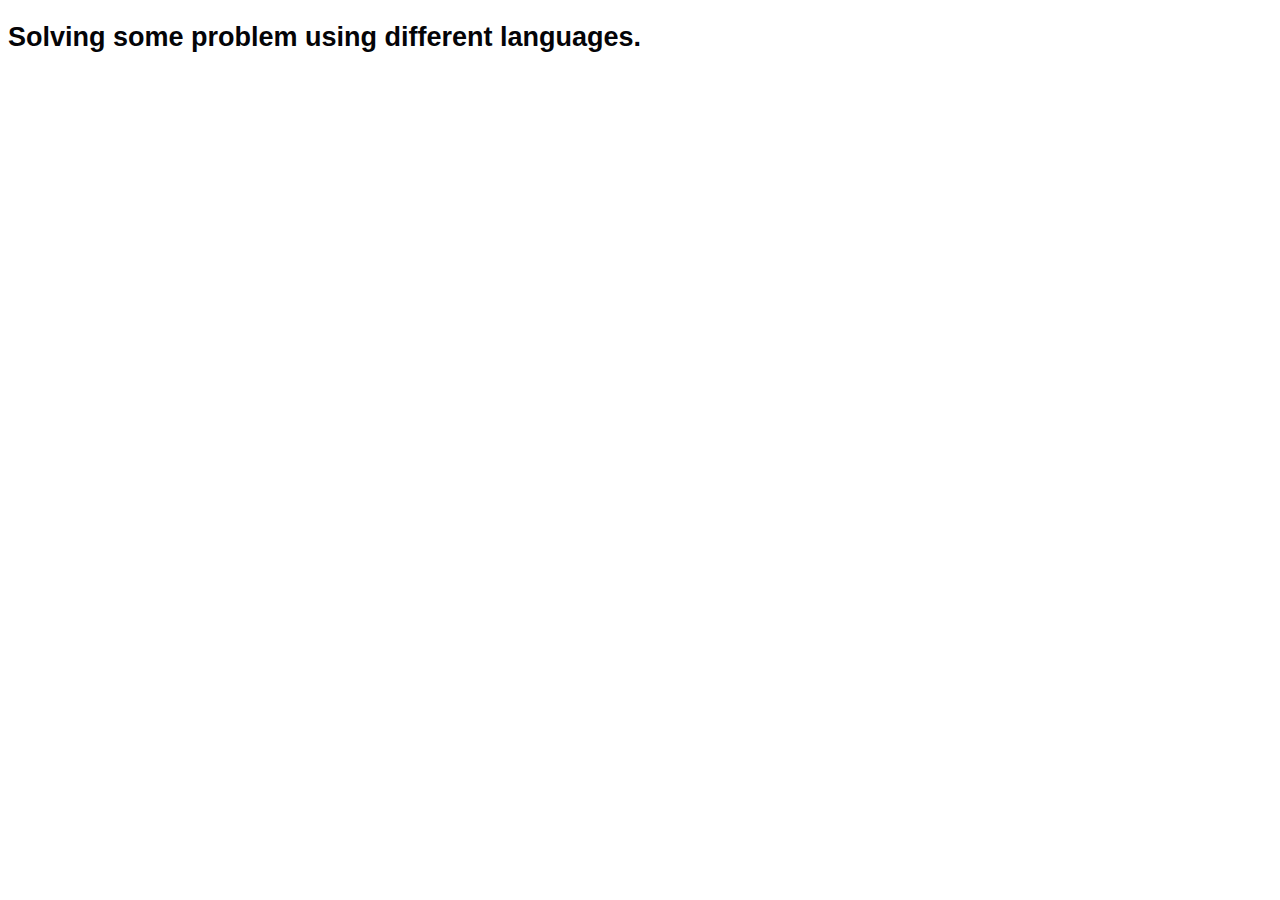
<file: index.html>
<!DOCTYPE html>
<html lang="en">
<head>
    <meta charset="UTF-8">
    <meta http-equiv="X-UA-Compatible" content="IE=edge">
    <meta name="viewport" content="width=device-width, initial-scale=1.0">
    <!-- Connect our style file -->
    <link rel="stylesheet" href="./assets/css/style.css">

    <title>Solving simple problem</title>
</head>
<body>
    <h2>Solving some problem using different languages.</h2>


    <!-- <script src="./assets/js/hello-world.js"></script> -->
    <!-- <script src="./assets/js/math-operation.js"></script> -->
    <!-- <script src="./assets/js/areaofcircle.js"></script> -->
    <!-- <script src="./assets/js/areaofRectangle.js"></script> -->
    <!-- <script src="./assets/js/areaofTriangle.js"></script> -->
    <!-- <script src="./assets/js/volumeofSphere.js"></script> -->
    <!-- <script src="./assets/js/swapping-variable.js"></script> -->
</body>
</html>
</file>
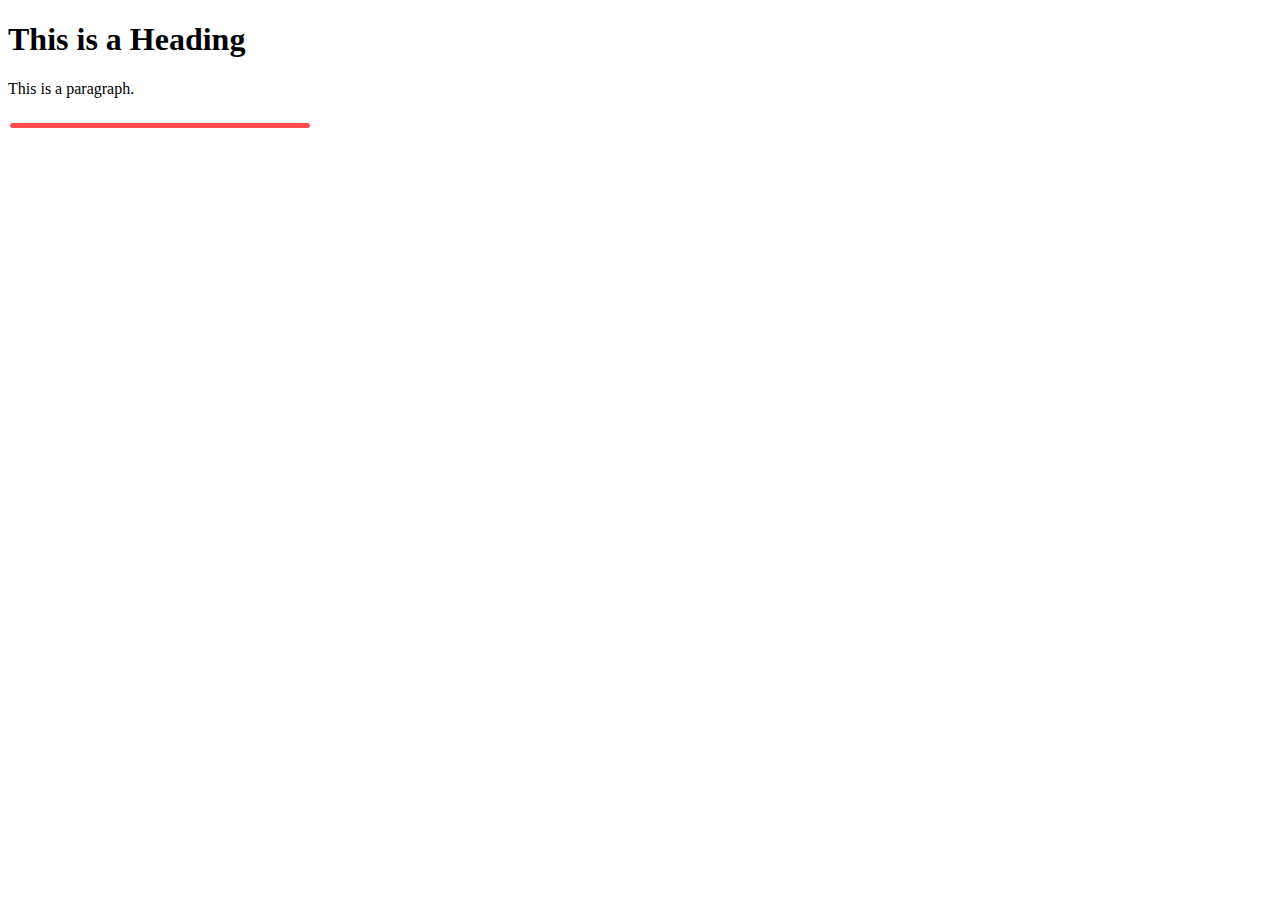
<file: AnotherRange/index.html>
<!DOCTYPE html>
<html>
<head>
<title>Page Title</title>

<style>
.slide-container {
  width: 300px;
}

.slider {
  -webkit-appearance: none;
  width: 100%;
  height: 5px;
  border-radius: 5px;
  background: #FFFFFF;
  outline: none;
  opacity: 0.7;
  -webkit-transition: .2s;
  transition: opacity .2s;
  background: red;
}

.slider:hover {
  opacity: 1;
}

.slider::-webkit-slider-thumb {
  -webkit-appearance: none;
  appearance: none;
  width: 64px;
  height: 64px;
  border: 0;
    border-radius: 50%;
  background-image: url('https://art.pixilart.com/42e019c236fe77a.png');
  background-size: contain;
  background-position: center center;
  background-repeat: no-repeat;
  cursor: pointer;
}
</style>

</head>
<body>

<h1>This is a Heading</h1>
<p>This is a paragraph.</p>
<div class="slide-container">
     <input type="range" min="1" max="100" value="50" class="slider" id="myRange">
</div>
</body>
</html>
</file>
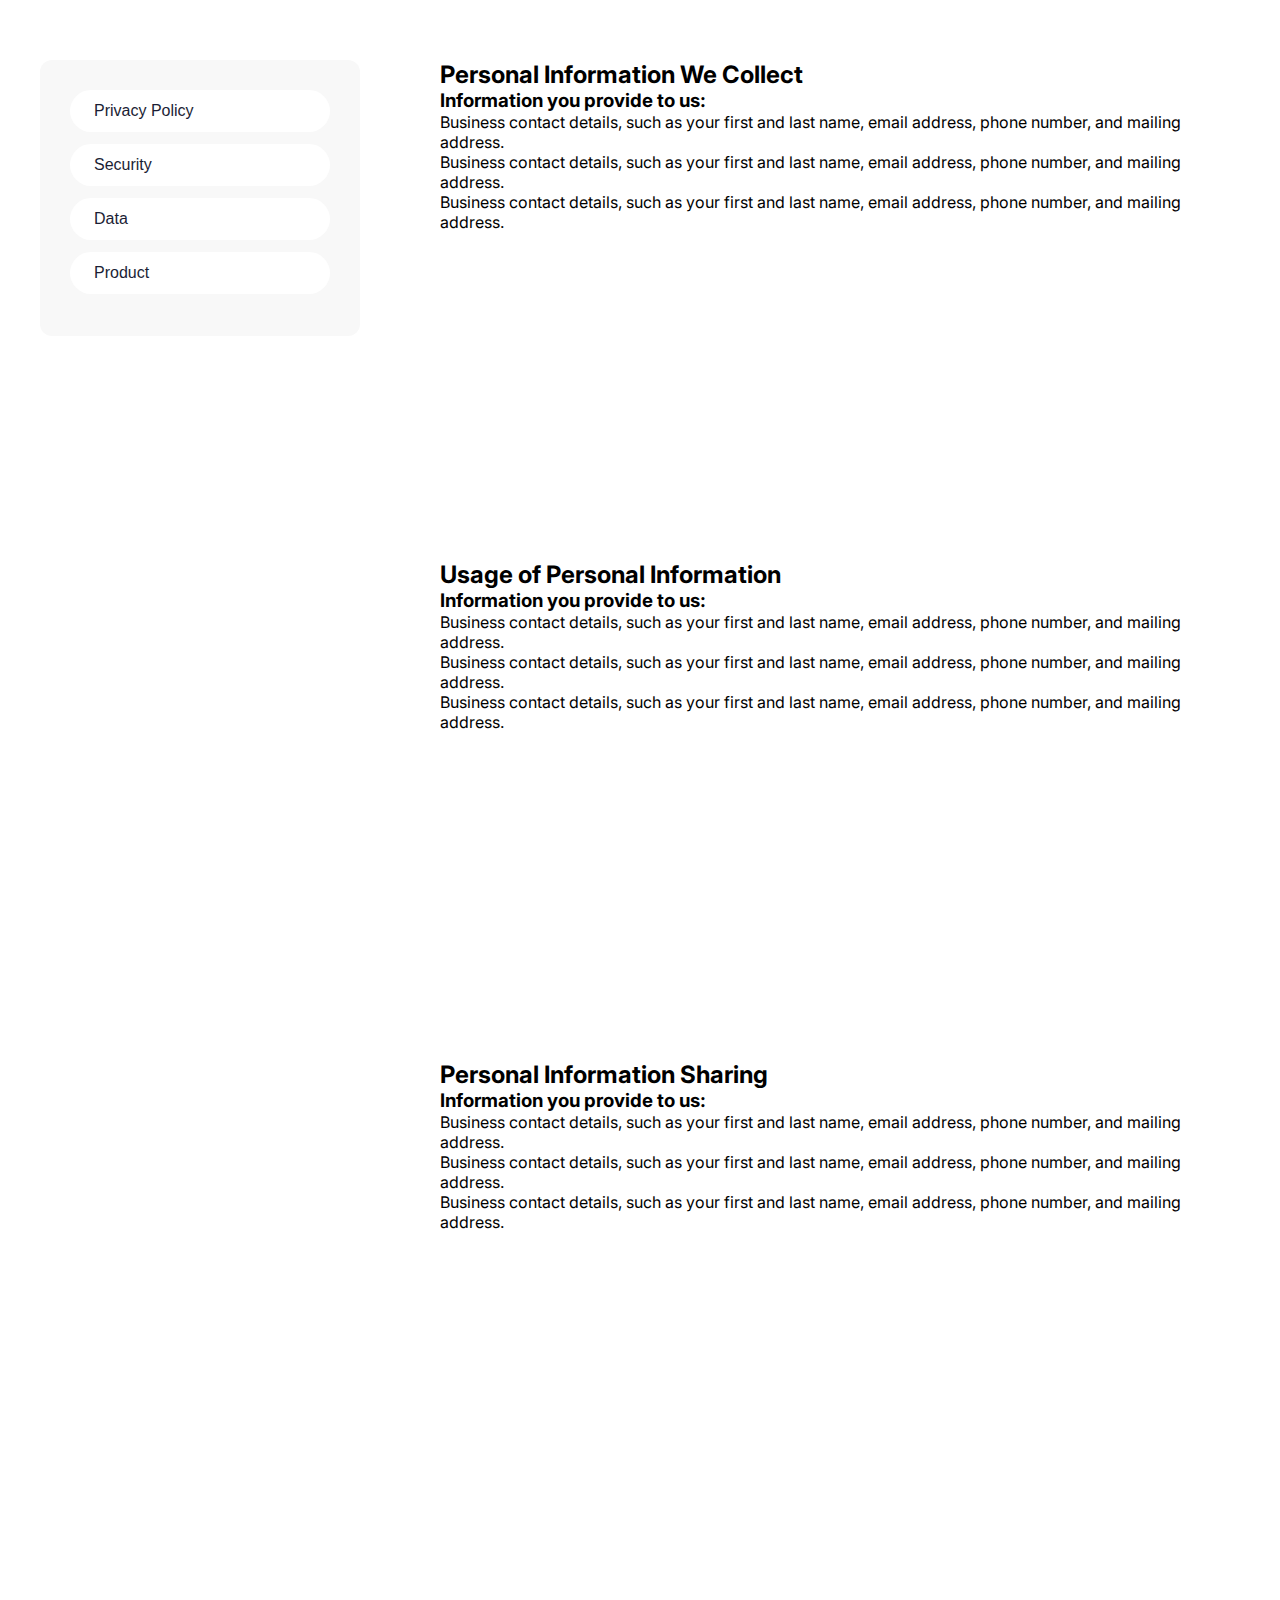
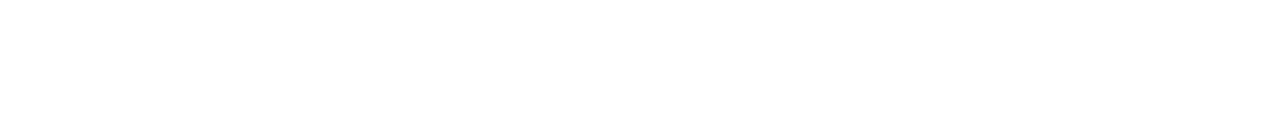
<file: Faq Section/index.html>
<!DOCTYPE html>
<html lang="en">
  <head>
    <meta charset="UTF-8" />
    <meta http-equiv="X-UA-Compatible" content="IE=edge" />
    <meta name="viewport" content="width=device-width, initial-scale=1.0" />
    <link rel="stylesheet" href="./assets/css/style.css" />
    <title>Faq's Section</title>
  </head>
  <body>
    <section class="privacy section">
      <div class="container">
        <div class="privacy__content">
          <div class="privacy__faq">
            <div class="faq__item">
              <button class="faq__toggle">
                Privacy Policy
              </button>
              <div class="faq__content">
                <div class="faq__content--wrap">
                  <a href="#one" class="faq__content--link">Information We Collect</a>
                  <a href="#two" class="faq__content--link">Usage of Personal Information</a>
                  <a href="#three" class="faq__content--link">Personal Information Sharing</a>
                  <a href="#" class="faq__content--link">Other Sites and Services</a>
                </div>
              </div>
            </div>
            <div class="faq__item">
              <button class="faq__toggle">
                Security
              </button>
              <div class="faq__content">
                <div class="faq__content--wrap">
                  <a href="#one" class="faq__content--link">Information We Collect</a>
                  <a href="#two" class="faq__content--link">Usage of Personal Information</a>
                  <a href="#three" class="faq__content--link">Personal Information Sharing</a>
                  <a href="#" class="faq__content--link">Other Sites and Services</a>
                </div>
              </div>
            </div>
            <div class="faq__item">
              <button class="faq__toggle">
                Data
              </button>
              <div class="faq__content">
                <div class="faq__content--wrap">
                  <a href="#" class="faq__content--link">Information We Collect</a>
                  <a href="#" class="faq__content--link">Usage of Personal Information</a>
                  <a href="#" class="faq__content--link">Personal Information Sharing</a>
                  <a href="#" class="faq__content--link">Other Sites and Services</a>
                </div>
              </div>
            </div>
            <div class="faq__item">
              <button class="faq__toggle">
                Product
              </button>
              <div class="faq__content">
                <div class="faq__content--wrap">
                  <a href="#" class="faq__content--link">Information We Collect</a>
                  <a href="#" class="faq__content--link">Usage of Personal Information</a>
                  <a href="#" class="faq__content--link">Personal Information Sharing</a>
                  <a href="#" class="faq__content--link">Other Sites and Services</a>
                </div>
              </div>
            </div>
          </div>
          <div class="privacy__details">
            <div class="linked__div" id="one">
              <h2>Personal Information We Collect</h2>
              <h3>Information you provide to us:</h3>
              <p>
                Business contact details, such as your first and last name,
                email address, phone number, and mailing address.
              </p>
              <p>
                Business contact details, such as your first and last name,
                email address, phone number, and mailing address.
              </p>
              <p>
                Business contact details, such as your first and last name,
                email address, phone number, and mailing address.
              </p>
            </div>
            <div class="linked__div" id="two">
              <h2>Usage of Personal Information</h2>
              <h3>Information you provide to us:</h3>
              <p>
                Business contact details, such as your first and last name,
                email address, phone number, and mailing address.
              </p>
              <p>
                Business contact details, such as your first and last name,
                email address, phone number, and mailing address.
              </p>
              <p>
                Business contact details, such as your first and last name,
                email address, phone number, and mailing address.
              </p>
            </div>
            <div class="linked__div" id="three">
              <h2>Personal Information Sharing</h2>
              <h3>Information you provide to us:</h3>
              <p>
                Business contact details, such as your first and last name,
                email address, phone number, and mailing address.
              </p>
              <p>
                Business contact details, such as your first and last name,
                email address, phone number, and mailing address.
              </p>
              <p>
                Business contact details, such as your first and last name,
                email address, phone number, and mailing address.
              </p>
            </div>
          </div>
        </div>
      </div>
    </section>

    <script src="./assets/js/app.js"></script>
  </body>
</html>
</file>
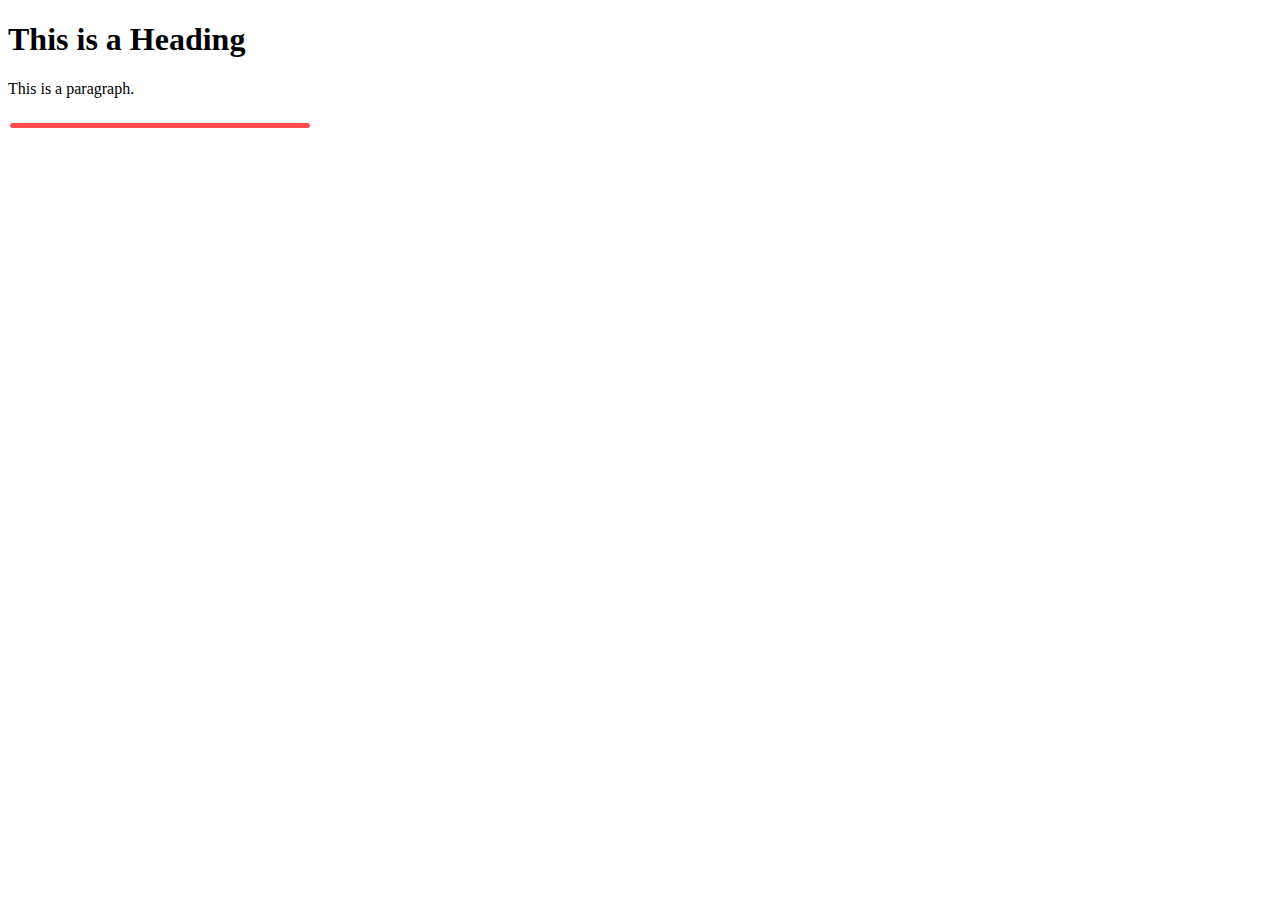
<file: New Range Slider/index.html>
<!DOCTYPE html>
<html>
<head>
<title>Page Title</title>

<style>
.slide-container {
  width: 300px;
}

.slider {
  -webkit-appearance: none;
  width: 100%;
  height: 5px;
  border-radius: 5px;
  background: #FFFFFF;
  outline: none;
  opacity: 0.7;
  -webkit-transition: .2s;
  transition: opacity .2s;
  background: red;
}

.slider:hover {
  opacity: 1;
}

.slider::-webkit-slider-thumb {
  -webkit-appearance: none;
  appearance: none;
  width: 64px;
  height: 64px;
  border: 0;
    border-radius: 50%;
  background-image: url('https://art.pixilart.com/42e019c236fe77a.png');
  background-size: contain;
  background-position: center center;
  background-repeat: no-repeat;
  cursor: pointer;
}

.slider::-moz-slider-thumb {
  width: 64px;
  height: 64px;
  border: 0;
    border-radius: 50%;
  background-image: url('https://img.icons8.com/material-outlined/344/average-2.png');
  background-size: contain;
  background-position: center center;
  background-repeat: no-repeat;
  cursor: pointer;
}
</style>

</head>
<body>

<h1>This is a Heading</h1>
<p>This is a paragraph.</p>
<div class="slide-container">
     <input type="range" min="1" max="100" value="50" class="slider" id="myRange">
</div>
</body>
</html>
</file>
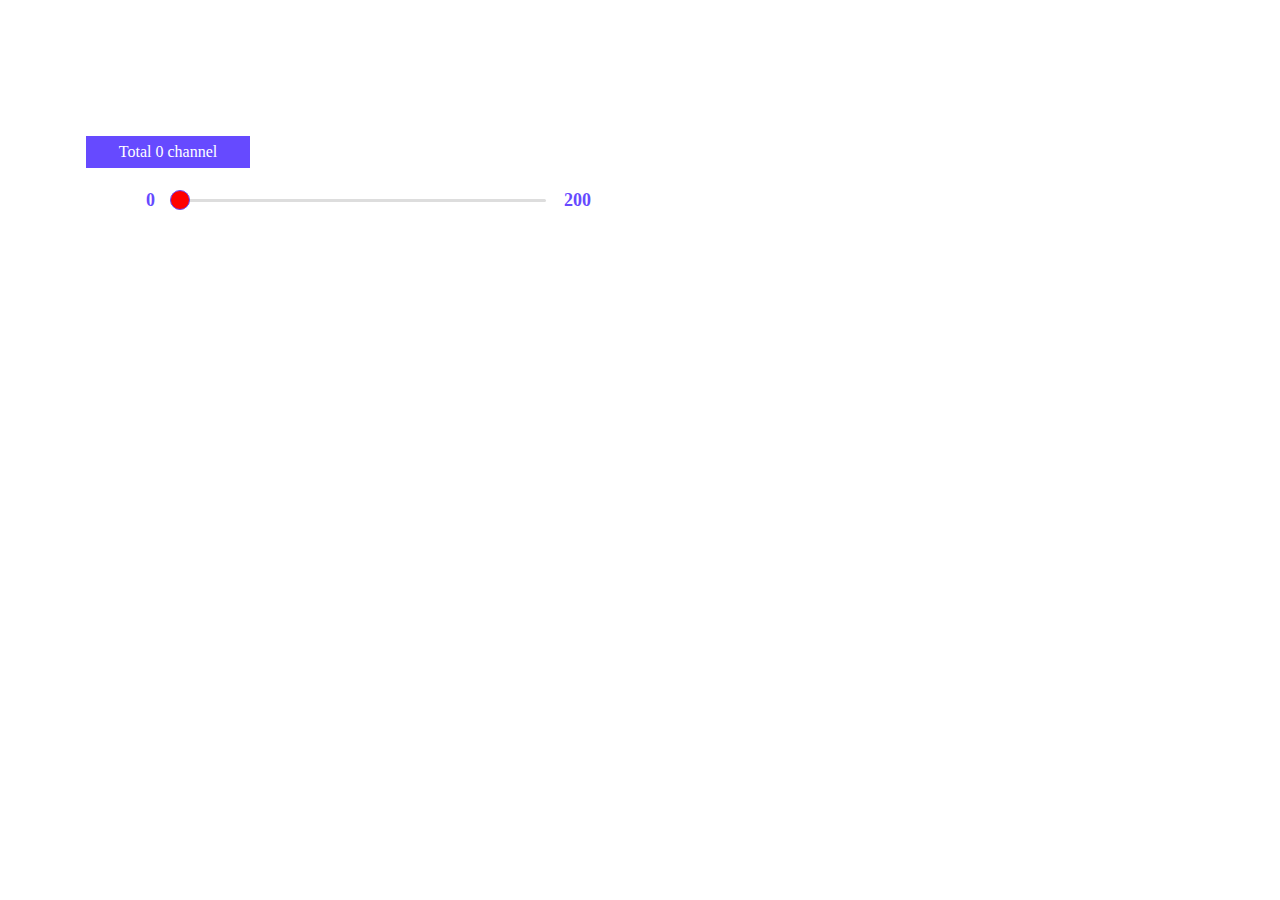
<file: Range-Slider/index.html>
<!DOCTYPE html>
<html lang="en">
  <head>
    <meta charset="UTF-8" />
    <meta http-equiv="X-UA-Compatible" content="IE=edge" />
    <meta name="viewport" content="width=device-width, initial-scale=1.0" />
    <link rel="stylesheet" href="style.css" />
    <title>Range Slider</title>
  </head>
  <body>
    <div class="range">
      <div class="sliderValue">
        <p class="popup-text">
          Total
          <span class="popup">0</span>
          channel
        </p>
      </div>
      <div class="field">
        <div class="value left">0</div>
        <input
          class="range-input"
          type="range"
          min="10"
          max="250"
          value="0"
          step="40"
        />
        <div class="value right">200</div>
      </div>
    </div>

    <script src="./app.js"></script>
  </body>
</html>
</file>
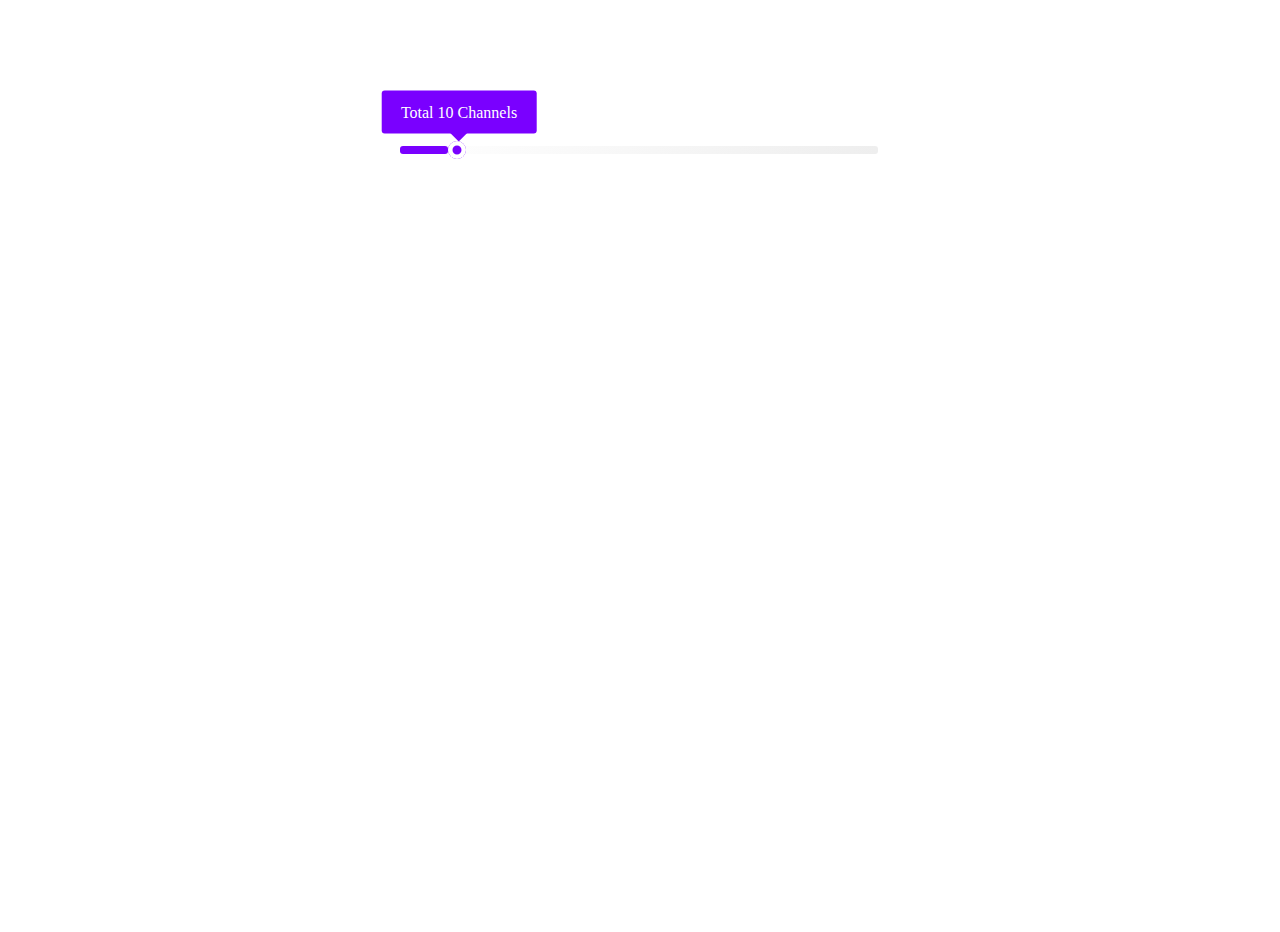
<file: RangeSl/index.html>
<!DOCTYPE html>
<html lang="en">
  <head>
    <meta charset="UTF-8" />
    <meta http-equiv="X-UA-Compatible" content="IE=edge" />
    <meta name="viewport" content="width=device-width, initial-scale=1.0" />
    <link rel="stylesheet" href="style.css" />
    <title>Document</title>
  </head>
  <body>
    <div class="range-slider">
      <input
        type="range"
        min="0"
        max="100"
        value="10"
        step="10"
        class="slider"
      />
      <div class="slider-thumb">
        <div class="tooltip">
          Total
          <span class="tooltip-value"></span>
          Channels
        </div>
      </div>
      <div class="progress"></div>
    </div>

    <script src="./app.js"></script>
  </body>
</html>
</file>
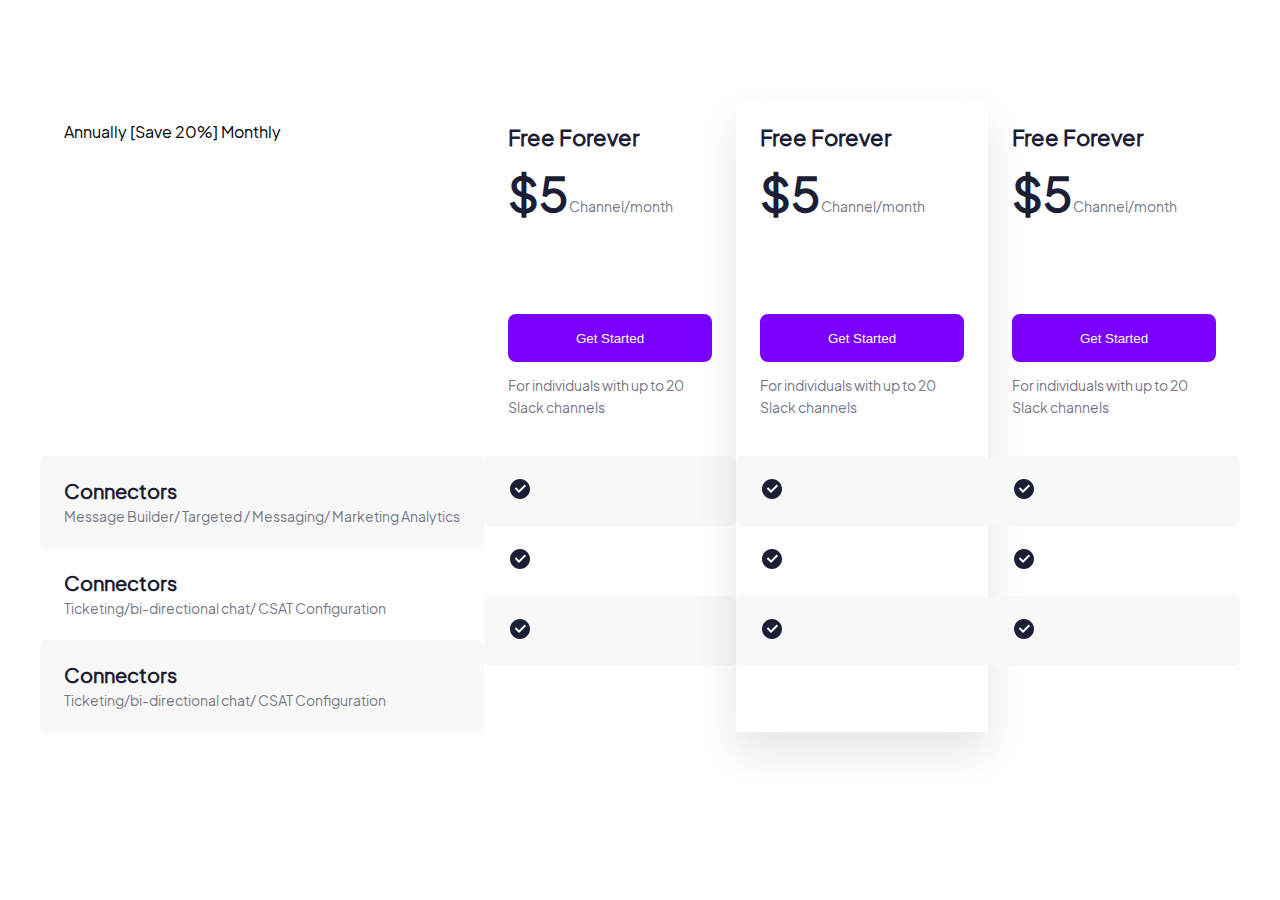
<file: Table Design/index.html>
<!DOCTYPE html>
<html lang="en">
  <head>
    <meta charset="UTF-8" />
    <meta http-equiv="X-UA-Compatible" content="IE=edge" />
    <meta name="viewport" content="width=device-width, initial-scale=1.0" />
    <link rel="stylesheet" href="style.css" />

    <title>Document</title>
  </head>
  <body>
    <main class="main">
      <section class="table">
        <div class="container">
          <div class="table__content">
            <div class="table__items">
              <div class="table__item">
                <div class="table__item-content">
                  <div class="table__row">
                    <div class="item__text-wrap">
                      <span class="item__text item__text--one"
                        >Annually [Save 20%]</span
                      >
                      <span class="item__text item__text--two">Monthly</span>
                    </div>
                  </div>
                  <div class="table__row">
                    <div class="item__text-wrap">
                      <h3 class="item__heading">Connectors</h3>
                      <p class="item__para">
                        Message Builder/ Targeted / Messaging/ Marketing Analytics
                      </p>
                    </div>
                  </div>
                  <div class="table__row">
                    <div class="item__text-wrap">
                      <h3 class="item__heading">Connectors</h3>
                      <p class="item__para">
                        Ticketing/bi-directional chat/ CSAT Configuration
                      </p>
                    </div>
                  </div>
                  <div class="table__row">
                    <div class="item__text-wrap">
                      <h3 class="item__heading">Connectors</h3>
                      <p class="item__para">
                        Ticketing/bi-directional chat/ CSAT Configuration
                      </p>
                    </div>
                  </div>
                </div>
              </div>
              <div class="table__item">
                <div class="table__item-content">
                  <div class="table__row">
                    <div class="item__text-wrap">
                      <div class="item__card">
                        <h3 class="item__card-heading">Free Forever</h3>
                        <div class="item__card-dollar-wrap">
                          $5
                          <span class="item__card-dollar">Channel/month</span>
                        </div>
                        <button class="item__card-btn">Get Started</button>
                        <p class="item__card-text">
                          For individuals with up to 20 Slack channels
                        </p>
                      </div>
                    </div>
                  </div>
                  <div class="table__row">
                    <div class="item__text-wrap">
                      <div class="item__img-wrap">
                        <img src="./images/tick.svg" class="item__img" />
                      </div>
                    </div>
                  </div>
                  <div class="table__row">
                    <div class="item__text-wrap">
                      <div class="item__img-wrap">
                        <img src="./images/tick.svg" class="item__img" />
                      </div>
                    </div>
                  </div>
                  <div class="table__row">
                    <div class="item__text-wrap">
                      <div class="item__img-wrap">
                        <img src="./images/tick.svg" class="item__img" />
                      </div>
                    </div>
                  </div>
                </div>
              </div>
              <div class="table__item">
                <div class="table__item-content">
                  <div class="table__row">
                    <div class="item__text-wrap">
                      <div class="item__card">
                        <h3 class="item__card-heading">Free Forever</h3>
                        <div class="item__card-dollar-wrap">
                          $5
                          <span class="item__card-dollar">Channel/month</span>
                        </div>
                        <button class="item__card-btn">Get Started</button>
                        <p class="item__card-text">
                          For individuals with up to 20 Slack channels
                        </p>
                      </div>
                    </div>
                  </div>
                  <div class="table__row">
                    <div class="item__text-wrap">
                      <div class="item__img-wrap">
                        <img src="./images/tick.svg" class="item__img" />
                      </div>
                    </div>
                  </div>
                  <div class="table__row">
                    <div class="item__text-wrap">
                      <div class="item__img-wrap">
                        <img src="./images/tick.svg" class="item__img" />
                      </div>
                    </div>
                  </div>
                  <div class="table__row">
                    <div class="item__text-wrap">
                      <div class="item__img-wrap">
                        <img src="./images/tick.svg" class="item__img" />
                      </div>
                    </div>
                  </div>
                </div>
              </div>
              <div class="table__item">
                <div class="table__item-content">
                  <div class="table__row">
                    <div class="item__text-wrap">
                      <div class="item__card">
                        <h3 class="item__card-heading">Free Forever</h3>
                        <div class="item__card-dollar-wrap">
                          $5
                          <span class="item__card-dollar">Channel/month</span>
                        </div>
                        <button class="item__card-btn">Get Started</button>
                        <p class="item__card-text">
                          For individuals with up to 20 Slack channels
                        </p>
                      </div>
                    </div>
                  </div>
                  <div class="table__row">
                    <div class="item__text-wrap">
                      <div class="item__img-wrap">
                        <img src="./images/tick.svg" class="item__img" />
                      </div>
                    </div>
                  </div>
                  <div class="table__row">
                    <div class="item__text-wrap">
                      <div class="item__img-wrap">
                        <img src="./images/tick.svg" class="item__img" />
                      </div>
                    </div>
                  </div>
                  <div class="table__row">
                    <div class="item__text-wrap">
                      <div class="item__img-wrap">
                        <img src="./images/tick.svg" class="item__img" />
                      </div>
                    </div>
                  </div>
                </div>
              </div>
            </div>
          </div>
        </div>
      </section>
    </main>
  </body>
</html>
</file>
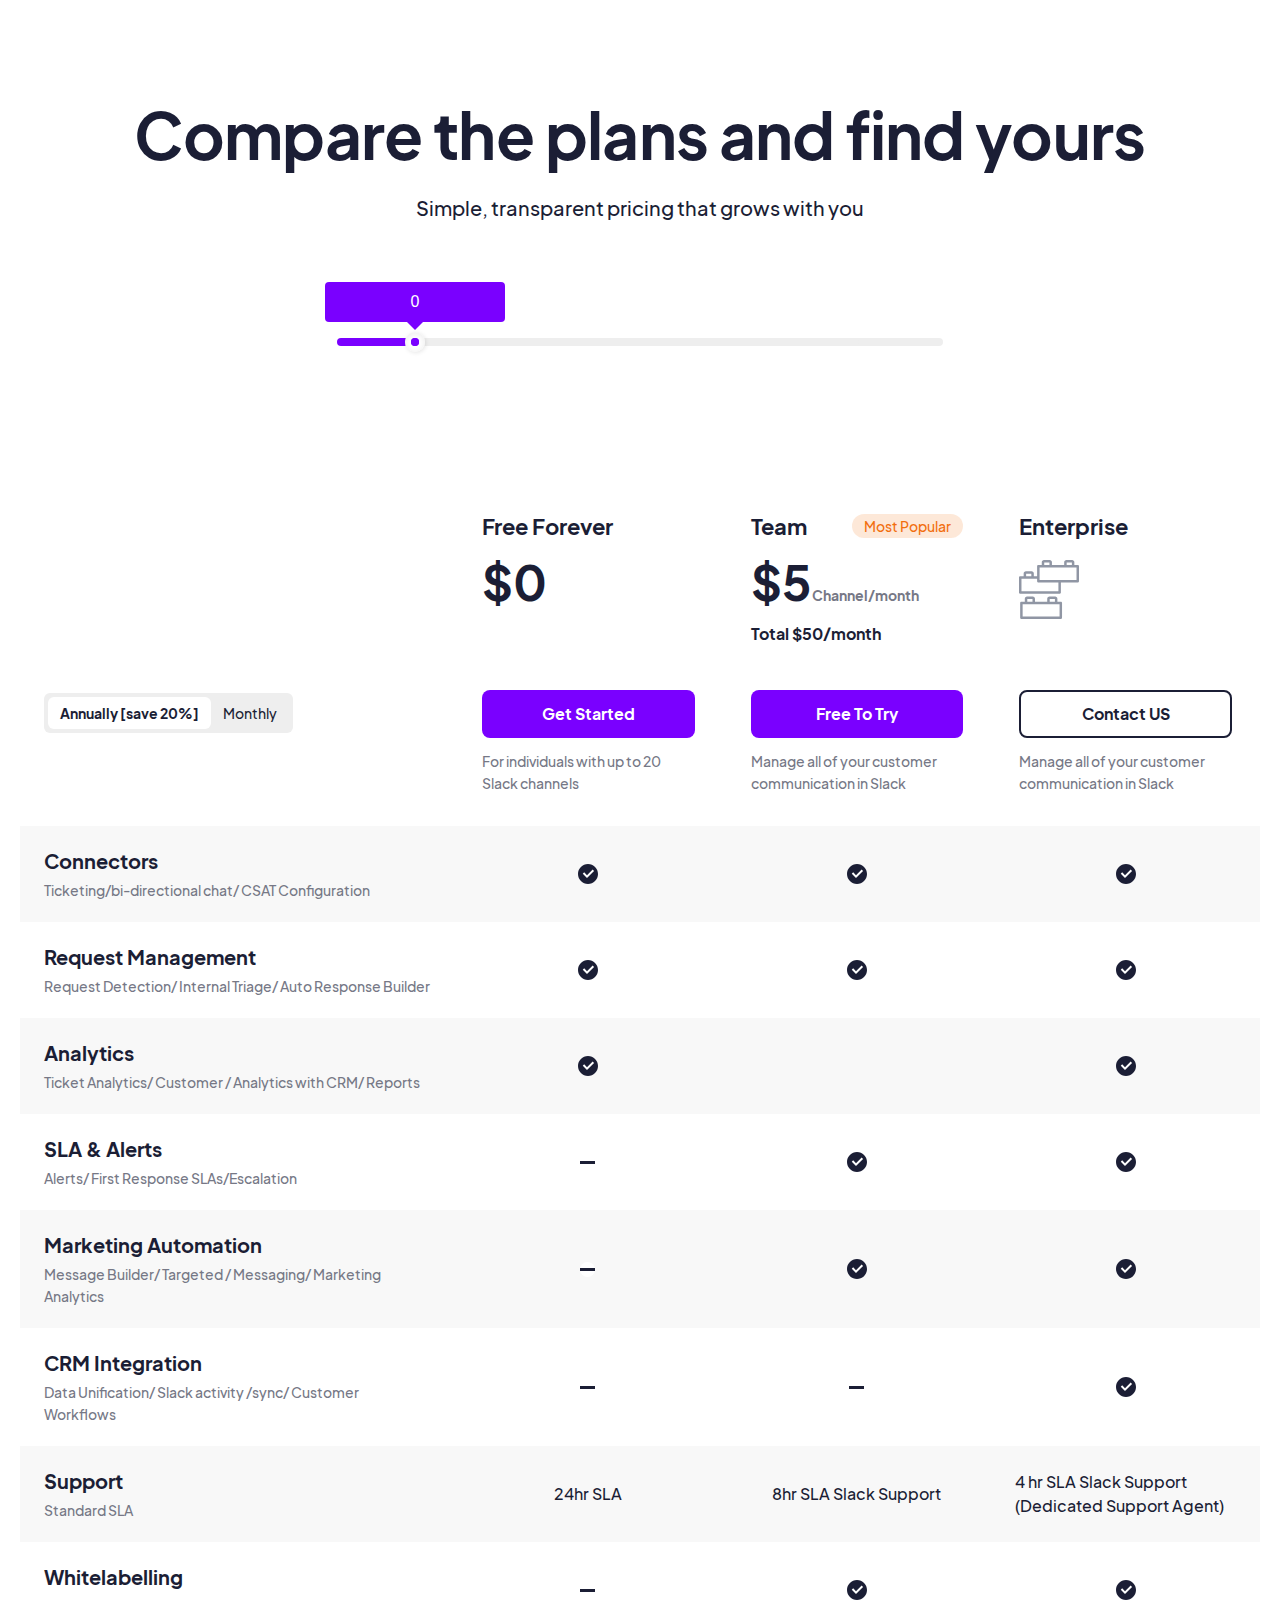
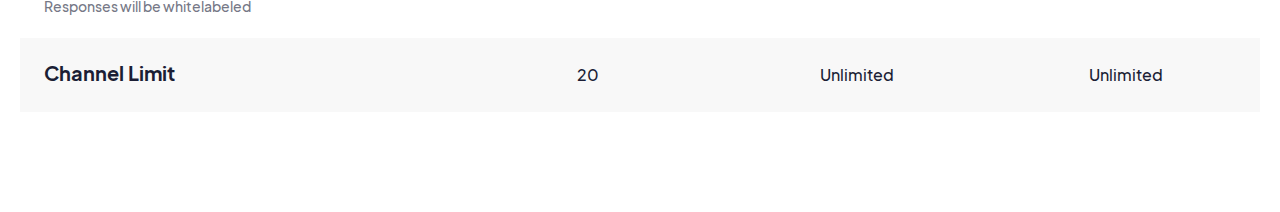
<file: Thena/index.html>
<!DOCTYPE html>
<html lang="en">
  <head>
    <meta charset="UTF-8" />
    <meta http-equiv="X-UA-Compatible" content="IE=edge" />
    <meta name="viewport" content="width=device-width, initial-scale=1.0" />
    <title>Responsive Table</title>

    <!-- =-= Attached Range Slider =-=  -->
    <link rel="stylesheet" href="./assets/css/rSlider.min.css" />
    <link rel="stylesheet" href="./assets/css/style.css" />
  </head>
  <body>
    <main class="main">
      <section class="slider-section">
        <div class="container">
          <div class="slider__content">
            <div class="slider__heading">
              <h2 class="slider__title">Compare the plans and find yours</h2>
              <p class="slider__text">
                Simple, transparent pricing that grows with you
              </p>
            </div>
            <div class="slider__body">
              <div class="slider__track track-one"></div>
              <div class="main_range">
                <input type="text" id="slider" class="slider" />
              </div>
              <div class="slider__track track-two"></div>
            </div>
          </div>
        </div>
      </section>
      <section class="table">
        <div class="container">
          <div class="table__content">
            <div class="table__top">
              <div class="table__cards">
                <div class="table__switch">
                  <div class="switch__wrap">
                    <span class="switch__on">Annually [save 20%]</span>
                    <span class="switch__off">Monthly</span>
                  </div>
                </div>
                <div class="table__card">
                  <div class="card__head">
                    <div class="card__title-wrap">
                      <h2 class="card__title">Free Forever</h2>
                    </div>
                    <span class="card__money">$0</span>
                  </div>
                  <div class="card__footer">
                    <button type="button" class="card__btn">Get Started</button>
                    <p class="card__text">
                      For individuals with up to 20 Slack channels
                    </p>
                  </div>
                </div>
                <div class="table__card">
                  <div class="card__head">
                    <div class="card__title-wrap">
                      <h2 class="card__title">Team</h2>
                      <span class="card__attribute">Most Popular</span>
                    </div>
                    <div class="card__money-wrap">
                      <span class="card__money">$5</span>
                      <span class="card__money-attribute">Channel/month</span>
                    </div>
                    <p class="card__total">Total $50/month</p>
                  </div>
                  <div class="card__footer">
                    <button type="button" class="card__btn">Free To Try</button>
                    <p class="card__text">
                      Manage all of your customer communication in Slack
                    </p>
                  </div>
                </div>
                <div class="table__card">
                  <div class="card__head">
                    <div class="card__title-wrap">
                      <h2 class="card__title">Enterprise</h2>
                    </div>
                    <div class="card__graphics">
                      <img
                        class="card__graphics-img"
                        src="./assets/images/cardGraphic.svg"
                        alt="Card Graphics"
                      />
                    </div>
                  </div>
                  <div class="card__footer">
                    <button type="button" class="card__btn card__btn--outline">
                      Contact US
                    </button>
                    <p class="card__text">
                      Manage all of your customer communication in Slack
                    </p>
                  </div>
                </div>
              </div>
            </div>
            <div class="table__bottom">
              <div class="table__header">
                <h3>Free Forever</h3>
              </div>
              <div class="table__header">
                <h3>Team</h3>
              </div>
              <div class="table__header">
                <h3>Enterprise</h3>
              </div>

              <!-- Row -->
              <div class="table__feature even-bg">
                <h2 class="feature__title">Connectors</h2>
                <p class="feature__text">
                  Ticketing/bi-directional chat/ CSAT Configuration
                </p>
              </div>
              <div class="table__granted even-bg">
                <div class="icon__wrap">
                  <img src="./assets/images/tick.svg" alt="Tick Icon" />
                </div>
              </div>
              <div class="table__granted even-bg">
                <div class="icon__wrap">
                  <img src="./assets/images/tick.svg" alt="Tick Icon" />
                </div>
              </div>
              <div class="table__granted even-bg">
                <div class="icon__wrap">
                  <img src="./assets/images/tick.svg" alt="Tick Icon" />
                </div>
              </div>

              <!-- Row -->
              <div class="table__feature">
                <h2 class="feature__title">Request Management</h2>
                <p class="feature__text">
                  Request Detection/ Internal Triage/ Auto Response Builder
                </p>
              </div>
              <div class="table__granted">
                <div class="icon__wrap">
                  <img src="./assets/images/tick.svg" alt="Tick Icon" />
                </div>
              </div>
              <div class="table__granted">
                <div class="icon__wrap">
                  <img src="./assets/images/tick.svg" alt="Tick Icon" />
                </div>
              </div>
              <div class="table__granted">
                <div class="icon__wrap">
                  <img src="./assets/images/tick.svg" alt="Tick Icon" />
                </div>
              </div>

              <!-- Row -->
              <div class="table__feature even-bg">
                <h2 class="feature__title">Analytics</h2>
                <p class="feature__text">
                  Ticket Analytics/ Customer / Analytics with CRM/ Reports
                </p>
              </div>
              <div class="table__granted even-bg">
                <div class="icon__wrap">
                  <img src="./assets/images/tick.svg" alt="Tick Icon" />
                </div>
              </div>
              <div class="table__granted even-bg">
                <div class="icon__wrap"></div>
              </div>
              <div class="table__granted even-bg">
                <div class="icon__wrap">
                  <img src="./assets/images/tick.svg" alt="Tick Icon" />
                </div>
              </div>

              <!-- Row -->
              <div class="table__feature">
                <h2 class="feature__title">SLA & Alerts</h2>
                <p class="feature__text">
                  Alerts/ First Response SLAs/Escalation
                </p>
              </div>
              <div class="table__granted">
                <div class="icon__wrap">
                  <img src="./assets/images/line.svg" alt="Tick Icon" />
                </div>
              </div>
              <div class="table__granted">
                <div class="icon__wrap">
                  <img src="./assets/images/tick.svg" alt="Tick Icon" />
                </div>
              </div>
              <div class="table__granted">
                <div class="icon__wrap">
                  <img src="./assets/images/tick.svg" alt="Tick Icon" />
                </div>
              </div>

              <!-- Row -->
              <div class="table__feature even-bg">
                <h2 class="feature__title">Marketing Automation</h2>
                <p class="feature__text">
                  Message Builder/ Targeted / Messaging/ Marketing Analytics
                </p>
              </div>
              <div class="table__granted even-bg">
                <div class="icon__wrap">
                  <img src="./assets/images/line.svg" alt="Tick Icon" />
                </div>
              </div>
              <div class="table__granted even-bg">
                <div class="icon__wrap">
                  <img src="./assets/images/tick.svg" alt="Tick Icon" />
                </div>
              </div>
              <div class="table__granted even-bg">
                <div class="icon__wrap">
                  <img src="./assets/images/tick.svg" alt="Tick Icon" />
                </div>
              </div>

              <!-- Row -->
              <div class="table__feature">
                <h2 class="feature__title">CRM Integration</h2>
                <p class="feature__text">
                  Data Unification/ Slack activity /sync/ Customer Workflows
                </p>
              </div>
              <div class="table__granted">
                <div class="icon__wrap">
                  <img src="./assets/images/line.svg" alt="Tick Icon" />
                </div>
              </div>
              <div class="table__granted">
                <div class="icon__wrap">
                  <img src="./assets/images/line.svg" alt="Tick Icon" />
                </div>
              </div>
              <div class="table__granted">
                <div class="icon__wrap">
                  <img src="./assets/images/tick.svg" alt="Tick Icon" />
                </div>
              </div>

              <!-- Row -->
              <div class="table__feature even-bg">
                <h2 class="feature__title">Support</h2>
                <p class="feature__text">Standard SLA</p>
              </div>
              <div class="table__granted even-bg">
                <div class="icon__wrap">
                  <span>24hr SLA</span>
                </div>
              </div>
              <div class="table__granted even-bg">
                <div class="icon__wrap">
                  <span>8hr SLA Slack Support</span>
                </div>
              </div>
              <div class="table__granted even-bg">
                <div class="icon__wrap">
                  <span>4 hr SLA Slack Support (Dedicated Support Agent)</span>
                </div>
              </div>

              <!-- Row -->
              <div class="table__feature">
                <h2 class="feature__title">Whitelabelling</h2>
                <p class="feature__text">Responses will be whitelabeled</p>
              </div>
              <div class="table__granted">
                <div class="icon__wrap">
                  <img src="./assets/images/line.svg" alt="Tick Icon" />
                </div>
              </div>
              <div class="table__granted">
                <div class="icon__wrap">
                  <img src="./assets/images/tick.svg" alt="Tick Icon" />
                </div>
              </div>
              <div class="table__granted">
                <div class="icon__wrap">
                  <img src="./assets/images/tick.svg" alt="Tick Icon" />
                </div>
              </div>

              <!-- Row -->
              <div class="table__feature even-bg">
                <h2 class="feature__title">Channel Limit</h2>
              </div>
              <div class="table__granted even-bg">
                <div class="icon__wrap">
                  <span>20</span>
                </div>
              </div>
              <div class="table__granted even-bg">
                <div class="icon__wrap">
                  <span>Unlimited</span>
                </div>
              </div>
              <div class="table__granted even-bg">
                <div class="icon__wrap">
                  <span>Unlimited</span>
                </div>
              </div>
            </div>
          </div>
        </div>
      </section>
    </main>

    <script src="./assets/js/rSlider.min.js"></script>
    <script>
      (function () {
        "use strict";
        var init = function () {
          var slider = new rSlider({
            target: "#slider",
            values: { min: 0, max: 200 },
            step: 50,
            range: false,
            set: [0],
            scale: false,
            labels: false,
            tooltip: true,
            onChange: function (val) {
              const myTooltip = document.querySelector(".rs-tooltip");
              if (val == 0) {
                myTooltip.innerText = `Total ${+val + 10} Channels`;
              } else if (val == 200) {
                myTooltip.innerText = `Total ${+val - 50}+ Channels`;
              } else {
                myTooltip.innerText = `Total ${+val} Channels`;
              }
              console.log(val);
            },
          });
        };
        window.onload = init;
      })();
    </script>
  </body>
</html>
</file>
<file: assets/css/style.css>
body {
  font-family: calibri, sans-serif;
  font-size: 1.125rem;
  color: #040407;
}
</file>
<file: Faq Section/assets/css/style.css>
@import url('https://fonts.googleapis.com/css2?family=Inter:wght@100;200;300;400;500;600;700;800;900&display=swap');

* {
  margin: 0;
  padding: 0;
  box-sizing: border-box;
}

html {
  -webkit-scroll-behavior: smooth;
  -moz-scroll-behavior: smooth;
  scroll-behavior: smooth;
}

body {
  font-family: 'Inter', sans-serif;
}

.section {
  padding: 60px 0 160px;
}

.privacy {
  display: flex;
  justify-content: center;
}

.container {
  width: 100%;
  margin: 0 40px;
}

.privacy__content {
  display: flex;
}

.privacy__faq {
  width: 320px;
  position: fixed;
  background-color: #F8F8F8;
  border-radius: 12px;
  padding: 30px;
}

.privacy__details {
  width: 100%;
  max-width: 800px;
  margin-left: auto;
}

.linked__div {
  height: 500px;
}

.faq__item{
  width: 100%;
  margin-bottom: 12px;
}

.faq__toggle{
  width: 100%;
  background-color: #fff;
  padding: 12px 24px;
  border-radius: 52px;
  font-size: 16px;
  color: #1B1E35;
  text-align: left;
  font-weight: 500;
  border: none;
  outline: none;
  cursor: pointer;
}
.faq__content{
  position: relative;
  height: 0;
  overflow: hidden;
  transition: all .3s ease;
}

.faq__content--wrap {
  padding: 16px 0 0 28px;
}

.faq__content--link {
  display: block;
  font-size: 14px;
  line-height: 20px;
  font-weight: 500;
  text-decoration: none;
  color: #737583;
  padding: 12px 0 0 25px;
  border-left-width: 2px;
  border-left-style: solid;
}

.faq__content--link:last-child {
  padding-bottom: 12px;
}
</file>
<file: Range-Slider/style.css>
.range {
  margin-left: 160px;
  margin-top: 160px;
  height: 80px;
  width: 380px;
  position: relative;
}

.range .sliderValue {
  position: absolute;
  width: 100%;
}

.range .sliderValue .popup-text {
  position: absolute;
  width: 140px;
  background-color: #664aff;
  color: #fff;
  font-weight: 500;
  top: -40px;
  transform: translate(-50%);
  z-index: 2;
  text-align: center;
  padding: 7px 12px;
}

.range .sliderValue .popup-text::after {
  content: "";
  position: absolute;
  background-color: #664aff;
  left: 50%;
  transform: translate(-50%);
  z-index: -1;
}

.range .field {
  position: relative;
  display: flex;
  align-items: center;
  justify-content: center;
  height: 100%;
}

.range .field .value {
  position: absolute;
  font-size: 18px;
  font-weight: 600;
  color: #664aff;
}

.range .field .value.left {
  left: -22px;
}
.range .field .value.right {
  right: -43px;
}

.range .field input {
  -webkit-appearance: none;
  height: 3px;
  width: 100%;
  background-color: #ddd;
  border-radius: 5px;
  outline: none;
  border: none;
}

.range .field input::-webkit-slider-thumb {
  -webkit-appearance: none;
  height: 20px;
  width: 20px;
  background-color: red;
  border-radius: 50%;
  border: 1px solid #664aff;
  cursor: pointer;
}
</file>
<file: RangeSl/style.css>
body {
  margin: 0;
  height: 100vh;
  padding: 1rem;
}

.range-slider {
  max-width: 30em;
  margin: 8em auto;
  position: relative;
  display: flex;
}

.range-slider .slider {
  -webkit-appearance: none;
  width: 100%;
  height: 8px;
  outline: none;
  border-radius: 3px;
  background: linear-gradient(to right,rgb(255, 255, 255) 0%, rgb(238, 238, 238) 100%);
}

.range-slider .slider::-webkit-slider-thumb {
  -webkit-appearance: none;
  appearance: none;
  width: 18px;
  height: 18px;
  box-shadow: inset 0 0 0 4.5px #fff;
  border-radius: 50%;
  background: #7A00FF;
  cursor: pointer;
  border: 0;
  z-index: 3;
  position: relative;
}

.range-slider .slider-thumb {
  position: absolute;
  width: 22px;
  height: 22px;
  /* background: #fff;
  border-radius: 50%;
  position: absolute;
  top: 50%;
  left: 50%;
  transform: translate(-50%, -50%); */
  z-index: 2;
}

.range-slider .slider-thumb::before {
  content: "";
  position: absolute;
  /* top: 50%;
  left: 50%;
  transform: translate(-50%, -50%);
  width: 8px;
  height: 8px;
  background: #7A00FF; */
  border-radius: inherit;
  transition: 0.3s;
}

.range-slider .tooltip {
  position: absolute;
  width: max-content;
  padding: 0.25rem 1.2rem;
  top: -2em;
  left: 50%;
  transform: translate(-50%, -50%);
  background: #7A00FF;
  text-align: center;
  line-height: 35px;
  color: #fff;
  border-radius: 3px;
}

.range-slider .tooltip::before {
  content: "";
  position: absolute;
  width: 0;
  height: 0;
  border-left: 10px solid transparent;
  border-right: 10px solid transparent;
  border-top: 10px solid #7A00FF;
  bottom: -0.5em;
  left: 50%;
  transform: translate(-50%);
}

.range-slider .progress {
  width: 50%;
  height: 8px;
  border-radius: 3px;
  background: #7A00FF;
  position: absolute;
  top: 50%;
  transform: translateY(-50%);
  left: 0;
  pointer-events: none;
}

@media screen and (max-width: 700px) {
  .neu-range-slider {
    width: 100%;
  }
}
</file>
<file: Table Design/style.css>
@import url("https://fonts.googleapis.com/css2?family=Poppins:wght@300;400;500;600;700&display=swap");

@font-face {
  font-family: Eudoxus-Sans;
  src: url("./Font/Eudoxus-Sans-font/EudoxusSans-Regular.ttf");
}

h1,
h2,
h3,
h4 {
  font-family: Eudoxus-Sans;
}

* {
  margin: 0;
  padding: 0;
  box-sizing: border-box;
}

body {
  font-family: Eudoxus-Sans;
}

.table {
  padding: 100px 0;
  display: flex;
  justify-content: center;
}

.container {
  width: 100%;
  max-width: 1240px;
  margin: 0 40px;
}

.table__items {
  display: grid;
  grid-template-columns: 37% repeat(3,minmax(0,1fr));
}

.table__item:nth-child(3) {
  border-radius: 12px 12px 0 0;
  box-shadow: 0 20px 40px 0 rgba(95, 95, 95, 0.16);
}

.table__row {
  padding: 21px 24px;
  border-radius: 6px;
}

.table__row:nth-child(1) {
  display: flex;
  height: 284px;
  margin-bottom: 72px;
}

.table__row:nth-child(even) {
  background-color: #f8f8f8;
}

.item__heading {
  font-weight: 700;
  font-size: 20px;
  line-height: 28px;
  color: #1b1e35;
}

.item__para {
  font-weight: 400;
  font-size: 14px;
  line-height: 22px;
  color: #767886;
}

.item__card-heading {
  font-weight: 700;
  font-size: 22px;
  line-height: 32px;
  color: #1b1e35;
  margin-bottom: 12px;
}

.item__card-dollar-wrap {
  font-weight: 700;
  font-size: 48px;
  line-height: 56px;
  color: #1b1e35;
  margin-bottom: 80px;
  display: flex;
  align-items: baseline;
}

.item__card-dollar {
  font-weight: 400;
  font-size: 14px;
  line-height: 56px;
  color: #767886;
}

.item__card-btn {
  width: 100%;
  height: 48px;
  text-align: center;
  border: none;
  background-color: #7a00ff;
  color: #fff;
  border-radius: 8px;
  margin-bottom: 12px;
}

.item__card-text {
  font-size: 14px;
  line-height: 22px;
  color: #767886;
}
</file>
<file: Thena/assets/css/style.css>
@font-face {
  font-family: Eudoxus-Sans;
  src: url("../Font/Eudoxus-Sans-font/EudoxusSans-Regular.ttf");
}

@font-face {
  font-family: Eudoxus-Sans;
  src: url("../Font/Eudoxus-Sans-font/EudoxusSans-Bold.ttf");
  font-weight: bold;
}

@font-face {
  font-family: Eudoxus-Sans;
  src: url("../Font/Eudoxus-Sans-font/EudoxusSans-Medium.ttf");
  font-weight: medium;
}

h1,
h2,
h3,
h4 {
  font-family: Eudoxus-Sans;
}

* {
  margin: 0;
  padding: 0;
  box-sizing: border-box;
}

body {
  font-family: Eudoxus-Sans;
}

.table {
  padding: 100px 0;
  display: flex;
  justify-content: center;
}

.container {
  width: 100%;
  max-width: 1240px;
}

.table__content {
  display: flex;
  flex-direction: column;
}

.table__switch {
  padding: 21px 24px 5.8rem;
  display: flex;
  flex-direction: column;
  justify-content: flex-end;
}

.table__cards {
  display: grid;
  grid-template-columns: 35% repeat(3, minmax(0, 1fr));
}

.table__bottom {
  display: grid;
  grid-template-columns: 35% repeat(3, minmax(0, 1fr));
  align-items: center;
}

.table__granted {
  width: 100%;
  height: 100%;
}

.icon__wrap {
  width: 100%;
  height: 100%;
  display: flex;
  justify-content: center;
  align-items: center;
}

.icon__wrap span {
  font-size: 16px;
  font-weight: 400;
  line-height: 24px;
  color: #1b1e35;
}

.switch__wrap {
  width: max-content;
  background-color: #eee;
  padding: 4px;
  border-radius: 6px;
  display: flex;
  align-items: center;
  cursor: pointer;
}

.switch__on {
  background-color: #fff;
  border-radius: 6px;
  padding: 6px 12px;
  margin-right: 12px;
  font-size: 14px;
  font-weight: 700;
  line-height: 20px;
  color: #1b1e35;
}

.switch__off {
  padding-right: 12px;
  font-size: 14px;
  font-weight: 400;
  line-height: 20px;
  color: #1b1e35;
}

.table__card {
  padding: 32px 28px;
  display: flex;
  flex-direction: column;
  justify-content: space-between;
}

.card__title-wrap {
  display: flex;
  align-items: center;
  justify-content: space-between;
  margin-bottom: 12px;
}

.card__title {
  font-size: 22px;
  line-height: 32px;
  font-weight: 700;
  color: #1b1e35;
}

.card__attribute {
  padding: 1px 12px;
  font-size: 14px;
  font-weight: 500;
  line-height: 22px;
  color: #f26e0e;
  background-color: rgba(242, 110, 14, 0.16);
  border-radius: 24px;
}

.card__money-wrap {
  margin-bottom: 8px;
  display: flex;
  align-items: baseline;
}

.card__money {
  font-size: 48px;
  line-height: 56px;
  font-weight: 700;
  color: #1b1e35;
}

.card__money-attribute {
  font-size: 14px;
  font-weight: 700;
  color: #767886;
}

.card__footer {
  margin-top: 40px;
}

.card__btn {
  width: 100%;
  height: 48px;
  text-align: center;
  border-radius: 8px;
  border: none;
  background-color: #7a00ff;
  font-size: 16px;
  font-weight: 700;
  line-height: 24px;
  color: #fff;
  font-family: Eudoxus-Sans;
}

.card__btn--outline {
  background-color: #fff;
  color: #1b1e35;
  border: 2px solid #1b1e35;
}

.card__text {
  font-size: 14px;
  font-weight: 400;
  line-height: 22px;
  color: #767886;
  margin-top: 12px;
}

.card__total {
  font-size: 16px;
  font-weight: 700;
  line-height: 32px;
  color: #1b1e35;
}

.card__graphics {
  margin-top: 18px;
}

.card__graphics-img {
  width: 60px;
  height: 59px;
}

/* Table Bottom Design */
.table__bottom > div {
  padding: 21px 24px;
}

.feature__title {
  font-size: 20px;
  line-height: 28px;
  font-weight: 700;
  color: #1b1e35;
  margin-bottom: 4px;
}

.feature__text {
  font-size: 14px;
  line-height: 22px;
  font-weight: 400;
  color: #767886;
}

.even-bg {
  background-color: #f8f8f8;
}

.table__header {
  display: none;
  margin-bottom: 52px;
  text-align: center;
}

.table__header > h3 {
  font-size: 24px;
  line-height: 34px;
  font-weight: 700;
  color: #1b1e35;
}

/* Slider  Part */
.slider-section {
  padding: 100px 0 0;
  display: flex;
  justify-content: center;
}

.slider__heading {
  text-align: center;
}

.slider__title {
  font-style: normal;
  font-weight: 700;
  font-size: 64px;
  line-height: 68px;
  text-align: center;
  letter-spacing: -0.01em;
  color: #1b1e35;
  margin-bottom: 24px;
}

.slider__text {
  font-style: normal;
  font-weight: 400;
  font-size: 20px;
  line-height: 32px;
  text-align: center;
  color: #1b1e35;
}

.slider__body {
  width: 100%;
  max-width: 606px;
  margin: 109px auto 0;
  position: relative;
}

.main_range {
  width: 100%;
  max-width: 450px;
  margin: auto;
}

.slider__track {
  width: 85px;
  height: 8px;
  background-color: #7a00ff;
  position: absolute;
  border-radius: 37px;
  top: 0;
}

.slider__track.track-one {
  left: 0;
  top: 5px;
}

.slider__track.track-two {
  right: 0;
  top: 5px;
  background-color: #eee;
}


.rs-container .rs-pointer {
  width: 20px;
  height: 20px;
  background-color: #fff;
  border: 0;
  border-radius: 50%;
  top: -1px;
  z-index: 1;
}

.rs-container .rs-pointer::after,
.rs-container .rs-pointer::before {
  content: "";
  width: 8px;
  height: 8px;
  border-radius: 50%;
  background-color: #7a00ff;
  position: absolute;
  left: 50%;
  top: 50%;
  transform: translate(-50%, -50%);
}

.rs-container .rs-bg {
  background-color: #eee;
  border: 0;
  height: 8px;
  border-radius: 37px;
}

.rs-container .rs-selected {
  background-color: #7a00ff;
  border: 0;
  height: 8px;
  border-radius: 37px;
}

.rs-tooltip {
  width: 180px;
  height: 40px;
  left: 10px;
  background: #7A00FF;
  font-size: 16px;
  line-height: 24px;
  font-weight: 400;
  color: #fff;
  transform: translate(-50%, -50px);
  border: 0;
  border-radius: 4px;
  padding: 8px 15px 8px;
}

.rs-tooltip::before {
  content: "";
  position: absolute;
  width: 0px;
  height: 0px;
  bottom: -0.5em;
  left: 50%;
  transform: translate(-50%);
  border-left: 10px solid transparent;
  border-right: 10px solid transparent;
  border-top: 10px solid rgb(122, 0, 255);
}

.rs-scale {
  display: none;
}

@media screen and (max-width: 991.98px) {
  .table__cards {
    display: grid;
    grid-template-columns: 1fr 1fr;
    margin: 0 40px;
  }

  .table__bottom {
    grid-template-columns: 50% repeat(3, minmax(0, 1fr));
  }
}

@media screen and (max-width: 768.98px) {
  .table__cards {
    display: grid;
    grid-template-columns: 100%;
    margin: 0 30px;
  }

  .table__bottom {
    grid-template-columns: repeat(3, 1fr);
  }

  .table__feature {
    grid-column: 1/-1;
  }

  .icon__wrap {
    text-align: center;
  }

  .table__bottom {
    margin: 0 30px;
  }

  /* .table__bottom > div {
    padding: 0;
  } */

  .table__bottom > div.table__granted {
    padding-top: 0;
  }

  .table__bottom > div.table__feature {
    padding-bottom: 16px;
  }

  .table__header {
    display: block;
  }

  .table__bottom {
    margin-top: 88px;
  }
}

@media screen and (max-width: 576.98px) {
  .feature__title {
    font-size: 14px;
    line-height: 20px;
  }

  .table__header > h3 {
    font-size: 16px;
    line-height: 20px;
  }

  .feature__text {
    font-size: 14px;
    line-height: 20px;
    font-weight: 400;
  }

  .icon__wrap img {
    width: 16px;
    height: 16px;
  }

  .icon__wrap span {
    font-size: 14px;
  }

  .table__bottom > div {
    padding: 21px 10px;
  }

  .table__cards,
  .table__bottom {
    margin: 0 10px;
  }
}
</file>
<file: Thena/assets/css/rSlider.min.css>
.rs-container *{box-sizing:border-box;-webkit-touch-callout:none;-webkit-user-select:none;-khtml-user-select:none;-moz-user-select:none;-ms-user-select:none;user-select:none}.rs-container{font-family:Arial,Helvetica,sans-serif;height:45px;position:relative}.rs-container .rs-bg,.rs-container .rs-selected{background-color:#eee;border:1px solid #ededed;height:10px;left:0;position:absolute;top:5px;width:100%;border-radius:3px}.rs-container .rs-selected{background-color:#00b3bc;border:1px solid #00969b;transition:all .2s linear;width:0}.rs-container.disabled .rs-selected{background-color:#ccc;border-color:#bbb}.rs-container .rs-pointer{background-color:#fff;border:1px solid #bbb;border-radius:4px;cursor:pointer;height:20px;left:-10px;position:absolute;top:0;transition:all .2s linear;width:30px;box-shadow:inset 0 0 1px #FFF,inset 0 1px 6px #ebebeb,1px 1px 4px rgba(0,0,0,.1)}.rs-container.disabled .rs-pointer{border-color:#ccc;cursor:default}.rs-container .rs-pointer::after,.rs-container .rs-pointer::before{content:'';position:absolute;width:1px;height:9px;background-color:#ddd;left:12px;top:5px}.rs-container .rs-pointer::after{left:auto;right:12px}.rs-container.sliding .rs-pointer,.rs-container.sliding .rs-selected{transition:none}.rs-container .rs-scale{left:0;position:absolute;top:5px;white-space:nowrap}.rs-container .rs-scale span{float:left;position:relative}.rs-container .rs-scale span::before{background-color:#ededed;content:"";height:8px;left:0;position:absolute;top:10px;width:1px}.rs-container.rs-noscale span::before{display:none}.rs-container.rs-noscale span:first-child::before,.rs-container.rs-noscale span:last-child::before{display:block}.rs-container .rs-scale span:last-child{margin-left:-1px;width:0}.rs-container .rs-scale span ins{color:#333;display:inline-block;font-size:12px;margin-top:20px;text-decoration:none}.rs-container.disabled .rs-scale span ins{color:#999}.rs-tooltip{color:#333;width:auto;min-width:60px;height:30px;background:#fff;border:1px solid #00969b;border-radius:3px;position:absolute;transform:translate(-50%,-35px);left:13px;text-align:center;font-size:13px;padding:6px 10px 0}.rs-container.disabled .rs-tooltip{border-color:#ccc;color:#999}
</file>
